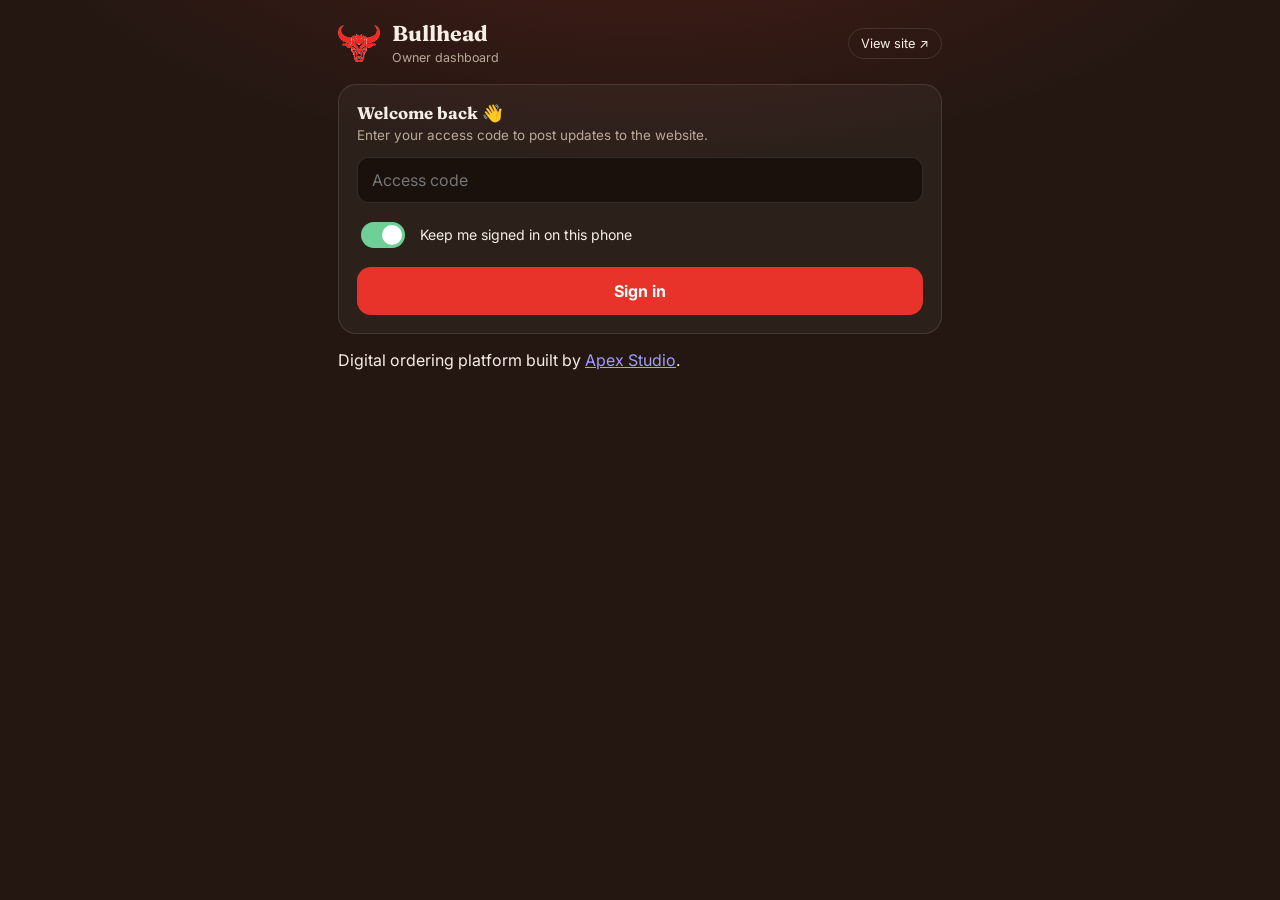
<file: bullhead-site/admin.html>
<!DOCTYPE html>
<html lang="en">
<head>
<meta charset="UTF-8">
<meta name="viewport" content="width=device-width, initial-scale=1.0">
<meta name="robots" content="noindex, nofollow">
<meta name="theme-color" content="#241712">
<title>Bullhead — Owner Dashboard</title>
<link rel="icon" type="image/png" href="assets/img/logo-mark.png">
<link rel="preconnect" href="https://fonts.googleapis.com">
<link rel="preconnect" href="https://fonts.gstatic.com" crossorigin>
<link href="https://fonts.googleapis.com/css2?family=Fraunces:opsz,wght@9..144,600;9..144,700&family=Inter:wght@400;500;600;700&display=swap" rel="stylesheet">
<style>
  :root { color-scheme: dark; --cream:#F7EFE6; --ink:#241712; --ink-2:#2f1f18; --line:rgba(247,239,230,.12); --mute:#b9a99a; --red:#E8332B; --cognac:#C77E3F; --green:#6FCF97; }
  * { box-sizing: border-box; }
  body { margin:0; font-family:'Inter',system-ui,sans-serif; background:var(--ink) radial-gradient(900px 400px at 50% -120px, rgba(232,51,43,.18), transparent 70%) no-repeat; color:var(--cream); -webkit-font-smoothing:antialiased; }
  .wrap { max-width:640px; margin:0 auto; padding:0 18px 120px; }
  header { display:flex; align-items:center; gap:12px; padding:22px 0 18px; }
  header img { width:42px; height:auto; }
  header h1 { font-family:'Fraunces',serif; font-size:1.35rem; margin:0; line-height:1.1; }
  header small { color:var(--mute); font-size:.78rem; }
  header a { margin-left:auto; color:var(--cream); font-size:.8rem; text-decoration:none; border:1px solid var(--line); padding:7px 12px; border-radius:999px; }
  header .bell { flex:none; width:34px; height:34px; padding:0; font-size:1rem; line-height:1; color:var(--cream); background:transparent; border:1px solid var(--line); border-radius:999px; }
  header .bell.on { background:var(--red); border-color:var(--red); }
  header .bell:disabled { opacity:.5; }
  .card { background:rgba(255,255,255,.04); border:1px solid var(--line); border-radius:18px; padding:18px; margin-bottom:16px; }
  h2 { font-family:'Fraunces',serif; font-size:1.05rem; margin:0 0 4px; }
  .sub { color:var(--mute); font-size:.84rem; margin:0 0 14px; }
  label.l { display:block; font-size:.78rem; font-weight:600; color:#cdbfb2; margin:16px 0 6px; letter-spacing:.02em; }
  input[type=password], input[type=text], textarea { width:100%; padding:12px 14px; font:inherit; font-size:1rem; color:var(--cream); background:#1a110d; border:1px solid var(--line); border-radius:12px; }
  textarea { resize:vertical; min-height:74px; }
  input:focus, textarea:focus, button:focus-visible { outline:2px solid var(--red); outline-offset:1px; }
  .row { display:flex; gap:8px; flex-wrap:wrap; }
  button { font:inherit; cursor:pointer; }
  .chip { padding:8px 13px; font-size:.84rem; font-weight:500; color:var(--cream); background:transparent; border:1px solid var(--line); border-radius:999px; }
  .chip:hover { border-color:rgba(247,239,230,.35); }
  .chip.on { background:var(--red); border-color:var(--red); font-weight:600; }
  .btn { width:100%; padding:14px; font-size:1rem; font-weight:700; color:#fff; background:var(--red); border:0; border-radius:14px; }
  .btn:disabled { opacity:.5; cursor:not-allowed; }
  .link { background:none; border:0; color:var(--cognac); font-size:.8rem; font-weight:600; padding:0; }
  .meta { display:flex; justify-content:space-between; align-items:center; margin-top:6px; font-size:.75rem; color:var(--mute); }
  .stats { display:grid; grid-template-columns:repeat(3,1fr); gap:10px; margin-bottom:16px; }
  .stat { background:rgba(255,255,255,.04); border:1px solid var(--line); border-radius:16px; padding:14px 8px; text-align:center; }
  .stat b { display:block; font-family:'Fraunces',serif; font-size:1.7rem; line-height:1; }
  .stat span { display:block; margin-top:6px; font-size:.7rem; color:var(--mute); }
  .stat.hot b { color:var(--green); }
  .switch { display:flex; align-items:center; gap:12px; margin-top:16px; font-size:.88rem; cursor:pointer; }
  .switch input { appearance:none; width:44px; height:26px; border-radius:99px; background:#4a3a2e; position:relative; flex-shrink:0; transition:.2s; }
  .switch input::after { content:''; position:absolute; top:3px; left:3px; width:20px; height:20px; border-radius:50%; background:#fff; transition:.2s; }
  .switch input:checked { background:var(--green); }
  .switch input:checked::after { left:21px; }
  .switch small { display:block; color:var(--mute); font-size:.75rem; }
  /* preview mirrors the real strip */
  .pv { --a:#b45309; --b:#e08a1a; border-radius:12px; padding:10px 12px; display:flex; align-items:center; gap:10px; background:linear-gradient(90deg,var(--a),var(--b)); font-size:.85rem; font-weight:600; overflow:hidden; }
  .pv .pill { flex-shrink:0; font-size:.62rem; font-weight:800; letter-spacing:.08em; text-transform:uppercase; background:rgba(0,0,0,.28); padding:3px 9px; border-radius:99px; }
  .pv .t { flex:1; min-width:0; white-space:nowrap; overflow:hidden; text-overflow:ellipsis; }
  .pv .c { flex-shrink:0; background:#fff; color:#14532d; font-size:.72rem; font-weight:800; padding:4px 11px; border-radius:99px; }
  .seg { display:inline-flex; border:1px solid var(--line); border-radius:99px; overflow:hidden; }
  .seg button { background:none; border:0; color:var(--mute); padding:4px 12px; font-size:.75rem; font-weight:700; }
  .seg button.on { background:var(--cream); color:var(--ink); }
  .item { display:flex; gap:12px; padding:14px 0; border-top:1px solid var(--line); }
  .item:first-of-type { border-top:0; padding-top:4px; }
  .item .dot { width:10px; height:10px; border-radius:50%; margin-top:6px; flex-shrink:0; }
  .item .body { flex:1; min-width:0; }
  .item p { margin:0 0 4px; font-size:.95rem; line-height:1.4; }
  .item small { color:var(--mute); font-size:.75rem; }
  .item .acts { display:flex; flex-direction:column; gap:6px; }
  .mini { padding:6px 12px; font-size:.75rem; font-weight:600; color:var(--cream); background:transparent; border:1px solid var(--line); border-radius:99px; }
  .mini.wa { background:#25D366; border-color:#25D366; color:#06210f; }
  .empty { color:var(--mute); font-size:.88rem; padding:6px 0; }
  .signed { display:flex; align-items:center; gap:8px; font-size:.8rem; color:var(--mute); margin-bottom:14px; }
  .signed i { width:8px; height:8px; border-radius:50%; background:var(--green); }
  .signed .link { margin-left:auto; }
  .bar { position:fixed; left:0; right:0; bottom:0; padding:12px 18px calc(12px + env(safe-area-inset-bottom)); background:linear-gradient(transparent, var(--ink) 40%); }
  .bar > div { max-width:640px; margin:0 auto; }
  #toast { position:fixed; left:50%; bottom:88px; transform:translate(-50%,20px); opacity:0; pointer-events:none; background:var(--cream); color:var(--ink); font-weight:600; font-size:.88rem; padding:11px 18px; border-radius:99px; box-shadow:0 10px 30px rgba(0,0,0,.5); transition:.3s; max-width:90%; text-align:center; }
  #toast.show { opacity:1; transform:translate(-50%,0); }
  #toast.err { background:#ffdad6; color:#7a1810; }
  [hidden] { display:none !important; }

  .tabs { display:flex; gap:6px; margin-bottom:16px; overflow-x:auto; padding-bottom:2px; position:sticky; top:0; z-index:5; background:var(--ink); padding-top:6px; }
  .tabs button { flex:1; white-space:nowrap; padding:10px 12px; font-size:.85rem; font-weight:600; color:var(--mute); background:transparent; border:1px solid var(--line); border-radius:12px; }
  .tabs button.on { color:var(--cream); background:var(--red); border-color:var(--red); }
  .tabs .n { display:inline-block; min-width:18px; margin-left:6px; padding:0 5px; border-radius:99px; background:#fff; color:var(--red); font-size:.7rem; }
  .order { border:1px solid var(--line); border-radius:14px; padding:14px; margin-bottom:12px; background:rgba(255,255,255,.03); }
  .order.new { border-color:var(--red); box-shadow:0 0 0 1px var(--red) inset; }
  .order .top { display:flex; justify-content:space-between; gap:10px; align-items:flex-start; }
  .order .who { font-weight:700; }
  .order .tag { display:inline-block; font-size:.68rem; font-weight:800; letter-spacing:.06em; text-transform:uppercase; padding:3px 9px; border-radius:99px; background:#3a2a20; margin-right:6px; }
  .order .tag.way { background:var(--green); color:#06210f; }
  .order ul { margin:10px 0; padding-left:18px; font-size:.92rem; }
  .order .note { font-size:.85rem; color:#e8c9a0; margin:6px 0; }
  .order .foot { display:flex; justify-content:space-between; align-items:center; gap:10px; margin-top:10px; }
  .order .foot b { font-family:'Fraunces',serif; }
  .order .go { padding:9px 16px; font-weight:700; font-size:.85rem; color:#fff; background:var(--red); border:0; border-radius:99px; }
  .order .go.ready { background:var(--green); color:#06210f; }
  .order.unconfirmed { border-color:#e0a02a; box-shadow:0 0 0 1px #e0a02a inset; }
  .order.unconfirmed .go { background:#e0a02a; color:#241712; }
  .order.cancelled { opacity:.55; }
  .order .tag.code { background:#241712; border:1px solid var(--line); letter-spacing:.1em; }
  .order .tag.unc { background:#e0a02a; color:#241712; }
  .order .stale { color:#e0a02a; font-size:.8rem; font-weight:600; margin-top:6px; }
  .order .reach { display:flex; flex-wrap:wrap; gap:8px; margin:10px 0 0; }
  .order .reach a { text-decoration:none; }
  .mrow { display:grid; grid-template-columns:1fr 92px 128px; gap:8px; align-items:center; padding:9px 0; border-top:1px solid var(--line); }
  .mrow:first-of-type { border-top:0; }
  .mrow .nm { font-size:.9rem; line-height:1.3; }
  .mrow .nm.sold { opacity:.55; text-decoration:line-through; }
  .mrow input, .mrow select { padding:8px 9px; font:inherit; font-size:.85rem; color:var(--cream); background:#1a110d; border:1px solid var(--line); border-radius:9px; width:100%; }
  .star { background:none; border:0; font-size:1.05rem; padding:0 6px 0 0; color:var(--mute); }
  .star.on { color:#F2A33A; }
  .mcat { font-family:'Fraunces',serif; font-size:.95rem; margin:18px 0 2px; color:var(--cognac); }
  .bar-row { margin:10px 0; font-size:.86rem; }
  .bar-row .t { display:flex; justify-content:space-between; margin-bottom:4px; }
  .bar-row .b { height:8px; border-radius:99px; background:#3a2a20; overflow:hidden; }
  .bar-row .b i { display:block; height:100%; background:linear-gradient(90deg,var(--red),var(--cognac)); border-radius:99px; }
  @media (max-width:480px) { .mrow { grid-template-columns:1fr 78px 112px; } }
  .modal { position:fixed; inset:0; z-index:50; background:rgba(0,0,0,.65); display:flex; align-items:flex-end; justify-content:center; }
  .sheet { width:100%; max-width:640px; max-height:85vh; overflow:auto; background:#2a1b14; border:1px solid var(--line); border-radius:20px 20px 0 0; padding:20px 18px calc(18px + env(safe-area-inset-bottom)); }
  .chg { padding:11px 0; border-top:1px solid var(--line); font-size:.9rem; }
  .chg:first-of-type { border-top:0; }
  .chg b { display:block; margin-bottom:3px; }
  .chg .a { color:var(--mute); text-decoration:line-through; }
  .chg .z { color:var(--green); font-weight:600; }
  .btn.ghost { background:#3a2a20; }
  .dirty-pill { display:inline-block; margin-left:8px; padding:2px 10px; border-radius:99px; background:#F2A33A; color:#2a1200; font-size:.72rem; font-weight:800; vertical-align:middle; }
</style>
</head>
<body>
<div class="wrap">
  <header>
    <img src="assets/img/logo-mark.png" alt="Bullhead">
    <div><h1>Bullhead</h1><small>Owner dashboard</small></div>
    <a href="/" target="_blank" rel="noopener">View site ↗</a>
    <button class="bell" id="alertsBtn" type="button" hidden title="Order alerts" aria-label="Order alerts">🔕</button>
  </header>

  <!-- Sign in -->
  <section class="card" id="gate">
    <h2>Welcome back 👋</h2>
    <p class="sub">Enter your access code to post updates to the website.</p>
    <input id="token" type="password" placeholder="Access code" autocomplete="current-password">
    <label class="switch"><input type="checkbox" id="remember" checked><span>Keep me signed in on this phone</span></label>
    <button class="btn" id="loginBtn" style="margin-top:16px">Sign in</button>
  </section>

  <!-- Dashboard -->
  <main id="app" hidden>
    <div class="signed"><i></i> Signed in <button class="link" id="logout">Sign out</button></div>

    <nav class="tabs" id="tabs">
      <button type="button" data-t="orders">🚗 Orders<span class="n" id="newN" hidden>0</span></button>
      <button type="button" data-t="updates">📢 Updates</button>
      <button type="button" data-t="menu">🍽 Menu</button>
      <button type="button" data-t="insights">📈 Insights</button>
    </nav>

    <div data-tab="orders">
      <section class="card">
        <h2>Incoming orders</h2>
        <p class="sub">Orders customers send through the website show up here live — including drivers who are on their way.</p>
        <div id="ordActive"><p class="empty">Loading…</p></div>
      </section>
      <section class="card">
        <h2>Done</h2>
        <div id="ordDone"></div>
      </section>
    </div>

    <div data-tab="menu" hidden>
      <section class="card">
        <h2>Menu board</h2>
        <p class="sub">Make your changes, then tap <b>Review &amp; save</b> at the bottom. Nothing goes live until you save. Tap ★ to make an item today's special.</p>
        <p class="sub" style="margin-top:6px"><b>This dashboard changes Branch 2 only.</b> To change <b>All sites</b>, the <b>Main site</b> or the other branch, use the <a href="https://bullheadhotels.co.ke/admin" target="_blank" rel="noopener">main dashboard</a>.</p>
        <div style="display:flex;gap:8px"><input type="text" id="mSearch" placeholder="Search the menu…"><button class="btn" id="addItemBtn" type="button" style="width:auto;padding:0 18px;white-space:nowrap;font-size:.9rem">＋ Add item</button></div>
        <div id="mList" style="margin-top:6px"></div>
      </section>
    </div>

    <div data-tab="insights" hidden>
      <div class="stats">
        <div class="stat"><b id="iOrders">0</b><span>orders · 7 days</span></div>
        <div class="stat hot"><b id="iSales">0</b><span>KES from completed orders</span></div>
        <div class="stat"><b id="iWay">0</b><span>"on my way"</span></div>
      </div>
      <section class="card">
        <h2>Most ordered this week</h2>
        <div id="iTop"><p class="empty">No orders yet.</p></div>
      </section>
      <section class="card">
        <h2>Busiest time</h2>
        <div id="iHours"><p class="empty">No orders yet.</p></div>
        <p class="sub" style="margin:12px 0 0">Based on orders sent through the website (Nairobi time).</p>
      </section>
    </div>

    <div data-tab="updates" hidden>
    <div class="stats">
      <div class="stat"><b id="sLive">0</b><span>live now</span></div>
      <div class="stat hot"><b id="sTaps7">0</b><span>WhatsApp taps · 7 days</span></div>
      <div class="stat"><b id="sTapsAll">0</b><span>taps · all time</span></div>
    </div>

    <section class="card">
      <h2>New update</h2>
      <p class="sub">Appears on every page of the site within about 30 seconds.</p>
      <p class="sub" style="margin-top:6px"><b>This dashboard changes Branch 2 only.</b> To change <b>All sites</b>, the <b>Main site</b> or the other branch, use the <a href="https://bullheadhotels.co.ke/admin" target="_blank" rel="noopener">main dashboard</a>.</p>

      <label class="l">1 · Start from a template <span style="font-weight:400;color:var(--mute)">(optional)</span></label>
      <div class="row" id="tpls"></div>

      <label class="l" for="text">2 · Your message</label>
      <textarea id="text" maxlength="140" placeholder="e.g. Fresh chicken in today"></textarea>
      <div class="meta"><span>Short and clear works best</span><span id="charCount">0 / 140</span></div>

      <label class="l" for="textSw">Swahili version <span style="font-weight:400;color:var(--mute)">· shown when a visitor taps SW</span></label>
      <textarea id="textSw" maxlength="140" placeholder="Toleo la Kiswahili…"></textarea>
      <div class="meta"><button class="link" id="trBtn" type="button">🌍 Draft it for me</button><span id="charSw">0 / 140</span></div>

      <label class="l">3 · Type</label>
      <div class="row" id="types"></div>

      <label class="l">4 · Stay live for</label>
      <div class="row" id="durs"></div>

      <label class="switch"><input type="checkbox" id="cta" checked><span>"Order on WhatsApp" button<small>Turns readers into orders — recommended</small></span></label>

      <label class="l" style="display:flex;justify-content:space-between;align-items:center">Preview
        <span class="seg" id="pvLang"><button type="button" data-l="en" class="on">EN</button><button type="button" data-l="sw">SW</button></span></label>
      <div class="pv" id="pv"><span class="pill" id="pvPill">Special</span><span class="t" id="pvText">Your message appears here…</span><span class="c" id="pvCta">Order on WhatsApp</span></div>
    </section>

    <section class="card">
      <h2>Live now</h2>
      <div id="list"><p class="empty">Loading…</p></div>
    </section>

    <section class="card">
      <h2>Past updates</h2>
      <p class="sub">Tap Repost to bring one back in a couple of taps.</p>
      <div id="past"></div>
    </section>
    </div>
  </main>
  <p class="credit">Digital ordering platform built by <a href="https://wa.me/254789077483?text=Hi%20Apex%20Studio%2C%20I%27m%20using%20the%20Bullhead%20dashboard%20and%20need%20help." target="_blank" rel="noopener">Apex Studio</a>.</p>
</div>

<div class="bar" id="menuBar" hidden><div style="display:flex;gap:10px"><button class="btn ghost" id="mDiscard" type="button" style="flex:1">Discard</button><button class="btn" id="mReview" type="button" style="flex:2">Review &amp; save</button></div></div>
<div class="modal" id="addModal" hidden><div class="sheet"><h2>Add a menu item</h2><p class="sub">It appears on the public menu after you review and save.</p>
  <label class="l" for="aName">Item name</label><input type="text" id="aName" maxlength="60" placeholder="e.g. Pilau special">
  <label class="l" for="aCat">Category</label><select id="aCat" style="width:100%;padding:12px 14px;font:inherit;color:var(--cream);background:#1a110d;border:1px solid var(--line);border-radius:12px"></select>
  <input type="text" id="aNewCat" maxlength="40" placeholder="New category name" style="margin-top:8px" hidden>
  <label class="l" for="aPrice">Price in KES <span style="font-weight:400;color:var(--mute)">(optional — empty shows "Ask staff")</span></label><input type="text" id="aPrice" inputmode="numeric" placeholder="e.g. 250">
  <label class="l">Sold</label><div class="row" id="aUnit"></div>
  <div style="display:flex;gap:10px;margin-top:18px"><button class="btn ghost" id="aCancel" type="button" style="flex:1">Cancel</button><button class="btn" id="aOk" type="button" style="flex:2">Add to menu</button></div></div></div>
<div class="modal" id="modal" hidden><div class="sheet"><h2>Review your changes</h2><p class="sub" id="mSub"></p><div id="mDiff"></div><div style="display:flex;gap:10px;margin-top:16px"><button class="btn ghost" id="mBack" type="button" style="flex:1">Keep editing</button><button class="btn" id="mSave" type="button" style="flex:2">Save &amp; publish</button></div></div></div>
<div class="bar" id="postBar" hidden><div><button class="btn" id="postBtn" type="button">Post to website</button></div></div>
<div id="toast" role="status"></div>

<script src="js/menu-data.js"></script>
<script src="js/order-utils.js"></script>
<script>
(function () {
  var $ = function (id) { return document.getElementById(id); };
  var KEY = 'bullheadAdminToken';
  var TEMPLATES = [
    ['🐟 Fresh in', 'Fresh chicken in today — come get it while it lasts', 'stock', 'Kuku wabichi wamefika leo — njoo uchukue kabla hawajaisha'],
    ['🔥 Special', "Today's special: ", 'special', 'Maalum ya leo: '],
    ['🕒 Late hours', 'Open all night — hot food ready anytime', 'notice', 'Tuko wazi usiku kucha — chakula moto wakati wowote'],
    ['🎉 Holiday', 'Happy holiday to all our esteemed customers — we are open 24 hours', 'notice', 'Heri ya sikukuu kwa wateja wetu wapendwa — tuko wazi masaa 24'],
    ['⚠️ Sold out', 'Sold out for now: ', 'closing', 'Vimeisha kwa sasa: ']
  ];
  var TYPES = { special: ['🔥 Special', "Today's special", 'Maalum ya leo', '#b45309', '#e08a1a'], stock: ['🐟 Fresh stock', 'Fresh in', 'Mpya sasa', '#15803d', '#2fae63'], notice: ['📢 Notice', 'Update', 'Taarifa', '#1d4ed8', '#4f86f7'], closing: ['⚠️ Heads up', 'Heads up', 'Tahadhari', '#991b1b', '#e0392f'] };
  var DURS = [['4 hours', 4], ['12 hours', 12], ['24 hours', 24], ['3 days', 72], ['Until I remove it', '']];
  var type = 'special', dur = 24, pvLang = 'en', token = '';

  function toast(msg, err) { var t = $('toast'); t.textContent = msg; t.className = 'show' + (err ? ' err' : ''); clearTimeout(toast.h); toast.h = setTimeout(function () { t.className = ''; }, err ? 8000 : 3200); }
  function auth() { return 'Bearer ' + token; }
  function when(iso) { try { return new Date(iso).toLocaleString([], { month: 'short', day: 'numeric', hour: 'numeric', minute: '2-digit' }); } catch (e) { return ''; } }
  function mk(tag, cls, txt) { var e = document.createElement(tag); if (cls) e.className = cls; if (txt != null) e.textContent = txt; return e; }

  function chipGroup(el, items, isOn, pick) {
    el.innerHTML = '';
    items.forEach(function (it) {
      var b = mk('button', 'chip' + (isOn(it) ? ' on' : ''), it.label); b.type = 'button';
      b.onclick = function () { pick(it); chipGroup(el, items, isOn, pick); }; el.appendChild(b);
    });
  }
  function drawTypes() { chipGroup($('types'), Object.keys(TYPES).map(function (k) { return { k: k, label: TYPES[k][0] }; }), function (i) { return i.k === type; }, function (i) { type = i.k; refresh(); }); }
  function drawDurs() { chipGroup($('durs'), DURS.map(function (d) { return { v: d[1], label: d[0] }; }), function (i) { return i.v === dur; }, function (i) { dur = i.v; }); }
  chipGroup($('tpls'), TEMPLATES.map(function (t) { return { t: t, label: t[0] }; }), function () { return false; }, function (i) {
    $('text').value = i.t[1]; $('textSw').value = i.t[3]; type = i.t[2]; refresh(); $('text').focus();
    $('tpls').querySelectorAll('.chip').forEach(function (c) { c.classList.remove('on'); });
  });

  function refresh() {
    var en = $('text').value, sw = $('textSw').value, T = TYPES[type];
    $('charCount').textContent = en.length + ' / 140'; $('charSw').textContent = sw.length + ' / 140';
    var say = (pvLang === 'sw' && sw.trim()) ? sw : en;
    $('pvText').textContent = say.trim() || 'Your message appears here…';
    $('pvPill').textContent = pvLang === 'sw' ? T[2] : T[1];
    $('pv').style.setProperty('--a', T[3]); $('pv').style.setProperty('--b', T[4]);
    $('pvCta').style.display = $('cta').checked ? '' : 'none';
    $('pvCta').textContent = pvLang === 'sw' ? 'Agiza kwa WhatsApp' : 'Order on WhatsApp';
    drawTypes();
  }
  $('text').addEventListener('input', refresh); $('textSw').addEventListener('input', refresh); $('cta').addEventListener('change', refresh);
  $('pvLang').addEventListener('click', function (e) { var l = e.target.dataset.l; if (!l) return; pvLang = l; Array.prototype.forEach.call($('pvLang').children, function (b) { b.classList.toggle('on', b.dataset.l === l); }); refresh(); });

  function row(u, live) {
    var T = TYPES[u.type] || TYPES.notice, r = mk('div', 'item');
    var d = mk('span', 'dot'); d.style.background = T[4]; r.appendChild(d);
    var b = mk('div', 'body'); b.appendChild(mk('p', '', u.text));
    if (u.textSw) b.appendChild(mk('p', '', u.textSw)).style.opacity = .65;
    b.appendChild(mk('small', '', (live ? '● Live · ' : 'Ended · ') + 'posted ' + when(u.postedAt) + ' · ' + (u.taps || 0) + ' WhatsApp tap' + (u.taps === 1 ? '' : 's')));
    r.appendChild(b);
    var a = mk('div', 'acts');
    function act(label, cls, fn) { var x = mk('button', 'mini ' + cls, label); x.type = 'button'; x.onclick = fn; a.appendChild(x); }
    act('Repost', '', function () { $('text').value = u.text; $('textSw').value = u.textSw || ''; type = u.type || 'notice'; $('cta').checked = u.cta !== false; refresh(); window.scrollTo({ top: 0, behavior: 'smooth' }); toast('Loaded — tweak it and post'); });
    act('Share', 'wa', function () { window.open('https://wa.me/?text=' + encodeURIComponent(u.text + '\n— Bullhead, Emali · branch2.bullheadhotels.co.ke'), '_blank'); });
    if (live) act('Remove', '', function () { if (confirm('Take this update off the website?')) remove(u.id); });
    r.appendChild(a); return r;
  }
  // Staff codes can't open Updates/Menu/Insights, so if the owner check fails we try the code
  // against Orders. If that works, show the Orders tab only.
  function enterStaff() {
    return fetch('/api/orders', { headers: { Authorization: auth() } }).then(function (r) {
      if (!r.ok) throw new Error('auth');
      $('tabs').style.display = 'none'; $('postBar').hidden = true; $('alertsBtn').hidden = true;
      $('gate').hidden = true; $('app').hidden = false; showTab('orders'); startOrders();
    });
  }
  function load(first) {
    return fetch('/api/updates?all=1', { headers: { Authorization: auth() } })
      .then(function (r) { if (r.status === 401) return { staff: true }; if (!r.ok) throw new Error('net'); return r.json(); })
      .then(function (d) {
        if (d.staff) return enterStaff();
        var all = d.updates || [], now = Date.now(), wk = now - 7 * 864e5, live = [], past = [], t7 = 0, tAll = 0;
        all.forEach(function (u) { var lv = !u.expiresAt || new Date(u.expiresAt).getTime() > now; (lv ? live : past).push(u); tAll += u.taps || 0; if (new Date(u.postedAt).getTime() > wk) t7 += u.taps || 0; });
        $('sLive').textContent = live.length; $('sTaps7').textContent = t7; $('sTapsAll').textContent = tAll;
        $('list').innerHTML = ''; if (!live.length) $('list').appendChild(mk('p', 'empty', 'Nothing live right now. Post one above 👆')); live.forEach(function (u) { $('list').appendChild(row(u, true)); });
        $('past').innerHTML = ''; if (!past.length) $('past').appendChild(mk('p', 'empty', 'Your past updates will show up here.')); past.forEach(function (u) { $('past').appendChild(row(u, false)); });
        $('gate').hidden = true; $('app').hidden = false; showTab(curTab); startOrders(); checkAlerts();
      });
  }

  function signIn() {
    token = $('token').value.trim(); if (!token) return toast('Enter your access code', true);
    $('loginBtn').disabled = true;
    load().then(function () {
      if ($('remember').checked) localStorage.setItem(KEY, token); else { localStorage.removeItem(KEY); sessionStorage.setItem(KEY, token); }
    }).catch(function (e) { toast(e.message === 'auth' ? 'That access code is not right' : 'Could not connect — try again', true); })
      .finally(function () { $('loginBtn').disabled = false; });
  }
  $('loginBtn').onclick = signIn; $('token').addEventListener('keydown', function (e) { if (e.key === 'Enter') signIn(); });
  $('logout').onclick = function () { localStorage.removeItem(KEY); sessionStorage.removeItem(KEY); token = ''; $('token').value = ''; $('app').hidden = true; $('postBar').hidden = true; $('gate').hidden = false; $('alertsBtn').hidden = true; clearInterval(ordTimer); ordTimer = null; seen = null; $('menuBar').hidden = true; menuLoaded = false; };

  function remove(id) {
    fetch('/api/updates?id=' + encodeURIComponent(id), { method: 'DELETE', headers: { Authorization: auth() } })
      .then(function (r) { if (!r.ok) throw new Error(); toast('Removed from the website'); load(); })
      .catch(function () { toast('Could not remove — try again', true); });
  }

  $('trBtn').onclick = function () {
    if (!$('text').value.trim()) return toast('Write the English message first', true);
    $('trBtn').textContent = 'Translating…';
    fetch('/api/updates?translate=1', { method: 'POST', headers: { 'Content-Type': 'application/json', Authorization: auth() }, body: JSON.stringify({ text: $('text').value.trim() }) })
      .then(function (r) { return r.json().then(function (d) { if (!r.ok) throw new Error(d.error || 'Failed'); return d; }); })
      .then(function (d) { $('textSw').value = d.text; refresh(); toast('Draft ready — please read it over'); })
      .catch(function (e) { toast(e.message + ' — type the Swahili yourself', true); })
      .finally(function () { $('trBtn').textContent = '🌍 Draft it for me'; });
  };

  $('postBtn').onclick = function () {
    var text = $('text').value.trim(); if (!text) { toast('Write a message first', true); $('text').focus(); return; }
    $('postBtn').disabled = true; $('postBtn').textContent = 'Posting…';
    fetch('/api/updates', { method: 'POST', headers: { 'Content-Type': 'application/json', Authorization: auth() },
      body: JSON.stringify({ text: text, textSw: $('textSw').value.trim(), type: type, cta: $('cta').checked, expiresInHours: dur || undefined }) })
      .then(function (r) { if (!r.ok) throw new Error(r.status === 401 ? 'Wrong access code' : 'Could not post'); return r.json(); })
      .then(function () { $('text').value = ''; $('textSw').value = ''; refresh(); toast('Live on your website ✓'); load(); })
      .catch(function (e) { toast(e.message, true); })
      .finally(function () { $('postBtn').disabled = false; $('postBtn').textContent = 'Post to website'; });
  };


  // ---------- Tabs ----------
  var curTab = 'orders';
  function showTab(t) {
    curTab = t;
    document.querySelectorAll('[data-tab]').forEach(function (s) { s.hidden = s.dataset.tab !== t; });
    document.querySelectorAll('#tabs button').forEach(function (b) { b.classList.toggle('on', b.dataset.t === t); });
    if (t === 'menu') loadMenu();
    if (typeof updateBars === 'function') updateBars(); else $('postBar').hidden = t !== 'updates' || $('app').hidden;
    window.scrollTo(0, 0);
  }
  $('tabs').addEventListener('click', function (e) { var t = e.target.closest('button'); if (t) showTab(t.dataset.t); });

  // ---------- Orders ----------
  var orders = [], seen = null, ordTimer = null;
  var TYPE_LBL = { 'dine-in': 'Dine in', delivery: 'Delivery', 'drive-through': 'Drive-through', reserve: 'Reservation', 'on-the-way': 'On my way' };
  function beep() { try { var a = new (window.AudioContext || window.webkitAudioContext)(), o = a.createOscillator(), g = a.createGain(); o.connect(g); g.connect(a.destination); o.frequency.value = 880; g.gain.value = .15; o.start(); o.stop(a.currentTime + .18); setTimeout(function () { var o2 = a.createOscillator(); o2.connect(g); o2.frequency.value = 1175; o2.start(); o2.stop(a.currentTime + .22); }, 220); } catch (e) {} }
  function ago(iso) { var m = Math.round((Date.now() - new Date(iso)) / 60000); return m < 1 ? 'just now' : m < 60 ? m + ' min ago' : Math.round(m / 60) + ' h ago'; }
  function etaText(o) {
    if (!o.etaAt) return ''; var m = Math.round((new Date(o.etaAt) - Date.now()) / 60000);
    return m > 1 ? '🚗 arrives in ~' + m + ' min' : '🚗 should be here now';
  }
  var STATUS_LBL = { unconfirmed: 'Unconfirmed', cancelled: 'Cancelled' };
  function ordCard(o) {
    var code = orderCode(o.id), unc = o.status === 'unconfirmed';
    var c = mk('div', 'order ' + o.status), top = mk('div', 'top'), l = mk('div');
    var tg = mk('span', 'tag' + (o.type === 'on-the-way' ? ' way' : ''), TYPE_LBL[o.type] || 'Order'); l.appendChild(tg);
    if (code) l.appendChild(mk('span', 'tag code', '#' + code));
    if (STATUS_LBL[o.status] && o.status !== 'cancelled') l.appendChild(mk('span', 'tag unc', STATUS_LBL[o.status]));
    if (o.status === 'cancelled') l.appendChild(mk('span', 'tag', 'Cancelled'));
    l.appendChild(mk('span', 'who', o.name || 'Customer'));
    var sm = mk('div', '', ''); sm.style.cssText = 'font-size:.78rem;color:var(--mute);margin-top:4px';
    sm.textContent = ago(o.ts) + (o.table ? ' · Table ' + o.table : '') + (o.partySize ? ' · ' + o.partySize + ' people' : '') + (o.arriving ? ' · at ' + o.arriving : '') + (o.address ? ' · ' + o.address : '');
    l.appendChild(sm); top.appendChild(l);
    if (o.etaAt) { var e = mk('b', '', etaText(o)); e.style.cssText = 'color:var(--green);font-size:.85rem;text-align:right'; top.appendChild(e); }
    c.appendChild(top);
    if (unc && (Date.now() - new Date(o.ts)) > 30 * 60000) c.appendChild(mk('div', 'stale', '⏳ No confirmation yet. Check WhatsApp for #' + code + ', or call them. Cancel it if it’s a ghost order.'));
    var ul = mk('ul'); o.items.forEach(function (i) { ul.appendChild(mk('li', '', (i.unit === 'kg' ? i.qty + ' kg ' : i.qty + '× ') + i.name)); });
    if (o.items.length) c.appendChild(ul);
    if (o.notes) c.appendChild(mk('div', 'note', '“' + o.notes + '”'));
    // Reach the customer in one tap (the number was checked by the server, but check again before it goes into a link).
    var reach = mk('div', 'reach'), ph = /^\d{9,15}$/.test(o.phone || '') ? o.phone : '';
    function link(label, href, cls) { var a = mk('a', 'mini ' + (cls || ''), label); a.href = href; if (href.indexOf('http') === 0) { a.target = '_blank'; a.rel = 'noopener'; } reach.appendChild(a); }
    if (ph) {
      link('📞 Call ' + ph.replace(/^254/, '0'), 'tel:+' + ph);
      var hi = 'Hi' + (o.name ? ' ' + o.name : '') + ', this is Bullhead confirming your order #' + code + '. ';
      link('💬 WhatsApp', 'https://wa.me/' + ph + '?text=' + encodeURIComponent(hi), 'wa');
    }
    if (/^https:\/\/maps\.google\.com\/\?q=-?[\d.]+,-?[\d.]+$/.test(o.pin || '')) link('📍 Delivery pin', o.pin);
    if (reach.childNodes.length) c.appendChild(reach);
    var f = mk('div', 'foot'); f.appendChild(mk('b', '', o.total ? 'KES ' + o.total.toLocaleString('en-KE') : ''));
    var nx = { unconfirmed: ['Confirm order', 'new'], new: ['Start preparing', 'preparing'], preparing: ['Mark ready', 'ready'], ready: ['Done ✓', 'done'] }[o.status];
    var acts = mk('div'); acts.style.cssText = 'display:flex;gap:8px;align-items:center';
    if (unc || o.status === 'new') { var x = mk('button', 'mini', 'Cancel'); x.type = 'button'; x.onclick = function () { if (confirm('Cancel order #' + code + '?')) setStatus(o.id, 'cancelled'); }; acts.appendChild(x); }
    if (nx) { var b = mk('button', 'go ' + (o.status === 'preparing' ? 'ready' : ''), nx[0]); b.type = 'button'; b.onclick = function () { setStatus(o.id, nx[1]); }; acts.appendChild(b); }
    else { var d = mk('button', 'mini', 'Remove'); d.type = 'button'; d.onclick = function () { fetch('/api/orders?id=' + o.id, { method: 'DELETE', headers: { Authorization: auth() } }).then(loadOrders); }; acts.appendChild(d); }
    f.appendChild(acts);
    c.appendChild(f); return c;
  }
  function setStatus(id, s) { fetch('/api/orders?id=' + id + '&status=' + s, { method: 'PATCH', headers: { Authorization: auth() } }).then(function (r) { if (!r.ok) throw 0; return loadOrders(); }).catch(function () { toast('Could not update — try again', true); }); }
  function loadOrders() {
    return fetch('/api/orders', { headers: { Authorization: auth() } }).then(function (r) { if (!r.ok) throw 0; return r.json(); }).then(function (d) {
      orders = d.orders || [];
      var fresh = orders.filter(function (o) { return o.status === 'new' || o.status === 'unconfirmed'; });
      if (seen) { var add = fresh.filter(function (o) { return !seen[o.id]; }); if (add.length) { beep(); if (navigator.vibrate) navigator.vibrate([200, 100, 200]); toast('🔔 New order' + (add[0].name ? ' from ' + add[0].name : '') + '!'); } }
      seen = {}; orders.forEach(function (o) { seen[o.id] = 1; });
      $('newN').hidden = !fresh.length; $('newN').textContent = fresh.length; document.title = (fresh.length ? '(' + fresh.length + ') ' : '') + 'Bullhead — Owner Dashboard';
      var act = orders.filter(function (o) { return o.status !== 'done' && o.status !== 'cancelled'; }).reverse(), done = orders.filter(function (o) { return o.status === 'done' || o.status === 'cancelled'; }).slice(0, 8);
      $('ordActive').innerHTML = ''; if (!act.length) $('ordActive').appendChild(mk('p', 'empty', 'No orders waiting. You’ll hear a chime when one arrives 🔔')); act.forEach(function (o) { $('ordActive').appendChild(ordCard(o)); });
      $('ordDone').innerHTML = ''; if (!done.length) $('ordDone').appendChild(mk('p', 'empty', 'Finished orders appear here.')); done.forEach(function (o) { $('ordDone').appendChild(ordCard(o)); });
      drawInsights();
    }).catch(function () {});
  }
  function startOrders() { if (ordTimer) return; loadOrders(); ordTimer = setInterval(loadOrders, 20000); }

  // ---------- Phone alerts (Web Push): the bell in the header ----------
  var pushOK = 'serviceWorker' in navigator && 'PushManager' in window && 'Notification' in window, alertsOn = false;
  function b64uToU8(s) { s = s.replace(/-/g, '+').replace(/_/g, '/'); var b = atob(s + '='.repeat((4 - s.length % 4) % 4)), u = new Uint8Array(b.length); for (var i = 0; i < b.length; i++) u[i] = b.charCodeAt(i); return u; }
  function swReady() { return navigator.serviceWorker.register('/sw.js').then(function () { return navigator.serviceWorker.ready; }); }
  function saveSub(sub) { return fetch('/api/push', { method: 'POST', headers: { 'Content-Type': 'application/json', Authorization: auth() }, body: JSON.stringify(sub) }).then(function (r) { if (r.ok) return; return r.json().catch(function () { return {}; }).then(function (d) { throw new Error('save:' + (d.error || r.status)); }); }); }
  function alertsUI(on) {
    alertsOn = on; var b = $('alertsBtn'), t = on ? 'Order alerts are on. Tap to turn off' : 'Turn on order alerts';
    b.textContent = on ? '🔔' : '🔕'; b.className = 'bell' + (on ? ' on' : ''); b.title = t; b.setAttribute('aria-label', t);
  }
  function checkAlerts() {
    if (!pushOK) return; $('alertsBtn').hidden = false;
    if (Notification.permission === 'denied') return alertsUI(false);
    swReady().then(function (reg) { return reg.pushManager.getSubscription(); }).then(function (sub) {
      if (sub && Notification.permission === 'granted') { alertsUI(true); saveSub(sub).catch(function () {}); } else alertsUI(false);
    }).catch(function () { alertsUI(false); });
  }
  function enableAlerts() {
    var reg, key;
    return Notification.requestPermission().then(function (p) { if (p !== 'granted') throw new Error('perm'); return fetch('/api/push').then(function (r) { return r.json(); }); })
      .then(function (d) {
        if (!d.publicKey) throw new Error('nokey');
        try { key = b64uToU8(d.publicKey); } catch (e) { key = []; }
        if (key.length !== 65) throw new Error('badkey');
        return swReady().then(function (r) { reg = r; return reg.pushManager.getSubscription(); })
          .then(function (old) { return old ? old.unsubscribe() : 0; })
          .then(function () { return reg.pushManager.subscribe({ userVisibleOnly: true, applicationServerKey: key }); })
          .catch(function (e) { console.error('push subscribe failed', e); throw new Error('sub:' + ((e && e.name) || 'error')); });
      })
      .then(function (sub) { return saveSub(sub); })
      .then(function () {
        alertsUI(true); toast('🔔 Alerts are on. Sending a test…');
        fetch('/api/push?test=1', { method: 'POST', headers: { Authorization: auth() } }).catch(function () {});
      });
  }
  function disableAlerts() {
    return swReady().then(function (reg) { return reg.pushManager.getSubscription(); }).then(function (sub) {
      if (!sub) return; var ep = sub.endpoint;
      return sub.unsubscribe().then(function () { return fetch('/api/push', { method: 'DELETE', headers: { 'Content-Type': 'application/json', Authorization: auth() }, body: JSON.stringify({ endpoint: ep }) }); });
    }).then(function () { alertsUI(false); toast('Alerts are off'); });
  }
  function alertErr(e) {
    var m = (e && e.message) || '';
    if (m === 'perm') return 'Alerts were not allowed';
    if (m === 'nokey') return 'The server has no alert keys yet. Add VAPID_PUBLIC and VAPID_PRIVATE, then redeploy';
    if (m === 'badkey') return 'The VAPID_PUBLIC key on the server looks wrong. Re-copy the public key';
    if (m.indexOf('sub:') === 0) return 'This browser could not register for alerts (' + m.slice(4) + ')';
    if (m.indexOf('save:') === 0) return 'Server said: ' + m.slice(5);
    return 'Could not change alerts. Try again';
  }
  $('alertsBtn').onclick = function () {
    var b = $('alertsBtn');
    if (!alertsOn && Notification.permission === 'denied') return toast('Notifications are blocked for this site. Allow them in your browser settings, then reload.', true);
    b.disabled = true;
    (alertsOn ? disableAlerts() : enableAlerts()).catch(function (e) { console.error(e); toast(alertErr(e), true); }).then(function () { b.disabled = false; });
  };

  // ---------- Insights ----------
  function drawInsights() {
    var wk = Date.now() - 7 * 864e5, o7 = orders.filter(function (o) { return new Date(o.ts) > wk && o.status !== 'cancelled'; });
    $('iOrders').textContent = o7.length; $('iSales').textContent = o7.filter(function (o) { return o.status === 'done'; }).reduce(function (s, o) { return s + (o.total || 0); }, 0).toLocaleString('en-KE');
    $('iWay').textContent = o7.filter(function (o) { return o.type === 'on-the-way'; }).length;
    var cnt = {}; o7.forEach(function (o) { var seenN = {}; o.items.forEach(function (i) { if (!seenN[i.name]) { cnt[i.name] = (cnt[i.name] || 0) + 1; seenN[i.name] = 1; } }); });
    var top = Object.keys(cnt).sort(function (a, b) { return cnt[b] - cnt[a]; }).slice(0, 6);
    $('iTop').innerHTML = ''; if (!top.length) $('iTop').appendChild(mk('p', 'empty', 'No orders yet — this fills up as customers order.'));
    top.forEach(function (n) { var r = mk('div', 'bar-row'), t = mk('div', 't'); t.appendChild(mk('span', '', n)); t.appendChild(mk('b', '', cnt[n] + (cnt[n] === 1 ? ' order' : ' orders'))); var b = mk('div', 'b'), i = mk('i'); i.style.width = (cnt[n] / cnt[top[0]] * 100) + '%'; b.appendChild(i); r.appendChild(t); r.appendChild(b); $('iTop').appendChild(r); });
    var hrs = {}; o7.forEach(function (o) { var h = new Date(new Date(o.ts).toLocaleString('en-US', { timeZone: 'Africa/Nairobi' })).getHours(); hrs[h] = (hrs[h] || 0) + 1; });
    var best = Object.keys(hrs).sort(function (a, b) { return hrs[b] - hrs[a]; })[0];
    $('iHours').innerHTML = ''; if (best != null) { var h12 = (best % 12) || 12, ap = best < 12 ? 'AM' : 'PM'; var p = mk('p', '', 'Busiest around ' + h12 + ' ' + ap + ' — ' + hrs[best] + ' order' + (hrs[best] === 1 ? '' : 's') + ' this week.'); p.style.cssText = 'font-size:1.05rem;font-weight:600;margin:0'; $('iHours').appendChild(p); } else $('iHours').appendChild(mk('p', 'empty', 'No orders yet.'));
  }

  // ---------- Menu board ----------
  var menuState = {}, menuLoaded = false, customState = [], customSaved = [];
  var allItems = function () { return MENU_ITEMS.concat(customState); };
  function loadMenu() { if (menuLoaded) return; fetch('/api/menu').then(function (r) { return r.json(); }).then(function (d) { menuState = d.menu || {}; menuSaved = clone(menuState); customState = (d.custom || []).map(function (c) { c.custom = true; return c; }); customSaved = clone(customState); menuLoaded = true; drawMenu(); updateBars(); }).catch(function () { toast('Could not load the menu', true); }); }
  var menuSaved = {};
  var clone = function (o) { return JSON.parse(JSON.stringify(o)); };
  var norm = function (e) { e = e || {}; return { price: typeof e.price === 'number' ? e.price : null, special: !!e.special, soldOut: !!e.soldOut, until: e.soldOut && e.until ? e.until : null }; };
  var same = function (a, b) { a = norm(a); b = norm(b); return a.price === b.price && a.special === b.special && a.soldOut === b.soldOut && a.until === b.until; };
  var clock = function (iso) { return new Date(iso).toLocaleTimeString('en-KE', { timeZone: 'Africa/Nairobi', hour: 'numeric', minute: '2-digit' }); };
  function statusText(e) { e = norm(e); return !e.soldOut ? 'Available' : e.until ? 'Back at ' + clock(e.until) : 'Sold out'; }
  function diffs() {
    var out = [], was = {}, now = {};
    customSaved.forEach(function (c) { was[c.id] = c; }); customState.forEach(function (c) { now[c.id] = c; });
    var items = MENU_ITEMS.concat(customState); customSaved.forEach(function (c) { if (!now[c.id]) items.push(c); });
    var kes = function (p) { return typeof p === 'number' ? 'KES ' + p : 'Ask staff'; };
    items.forEach(function (it) {
      var lines = [];
      if (it.custom && !now[it.id]) { out.push({ name: it.name, lines: [['Menu', 'on the menu', 'removed']] }); return; }
      var isNew = it.custom && !was[it.id], a = norm(menuSaved[it.id]), b = norm(menuState[it.id]);
      if (isNew) lines.push(['New item', '', it.category + ' · ' + kes(it.price)]);
      else if (it.custom) { if (was[it.id].price !== it.price) lines.push(['Price', kes(was[it.id].price), kes(it.price)]); }
      else if (a.price !== b.price) lines.push(['Price', a.price !== null ? 'KES ' + a.price : kes(it.price) + ' (default)', b.price !== null ? 'KES ' + b.price : kes(it.price) + ' (default)']);
      if (a.special !== b.special) lines.push(["Today's special", a.special ? '★ yes' : 'no', b.special ? '★ yes' : 'no']);
      if (statusText(a) !== statusText(b) || a.until !== b.until) lines.push(['Availability', statusText(a), statusText(b)]);
      if (lines.length) out.push({ name: it.name, lines: lines });
    });
    return out;
  }
  function updateBars() {
    var n = diffs().length, on = curTab === 'menu' && n > 0 && !$('app').hidden;
    $('menuBar').hidden = !on; $('mReview').textContent = 'Review & save (' + n + ')';
    $('postBar').hidden = curTab !== 'updates' || $('app').hidden;
    return n;
  }
  function saveMenu() { updateBars(); }   // staged only — nothing is sent until "Save & publish"
  $('mReview').onclick = function () {
    var d = diffs(); if (!d.length) return;
    $('mSub').textContent = d.length + (d.length === 1 ? ' item' : ' items') + ' will change on the live menu.';
    $('mDiff').innerHTML = '';
    d.forEach(function (x) {
      var c = mk('div', 'chg'); c.appendChild(mk('b', '', x.name));
      x.lines.forEach(function (l) { var r = mk('div'); r.appendChild(document.createTextNode(l[0] + ': ')); if (l[1] !== '') { r.appendChild(mk('span', 'a', l[1])); r.appendChild(document.createTextNode(' → ')); } r.appendChild(mk('span', 'z', l[2])); c.appendChild(r); });
      $('mDiff').appendChild(c);
    });
    $('modal').hidden = false;
  };
  $('mBack').onclick = function () { $('modal').hidden = true; };
  $('modal').addEventListener('click', function (e) { if (e.target === $('modal')) $('modal').hidden = true; });
  $('mDiscard').onclick = function () { if (!confirm('Throw away your unsaved menu changes?')) return; menuState = clone(menuSaved); customState = clone(customSaved); drawMenu(); updateBars(); toast('Changes discarded'); };
  $('mSave').onclick = function () {
    $('mSave').disabled = true; $('mSave').textContent = 'Saving…';
    fetch('/api/menu', { method: 'POST', headers: { 'Content-Type': 'application/json', Authorization: auth() }, body: JSON.stringify({ menu: menuState, custom: customState }) })
      .then(function (r) { if (!r.ok) throw 0; return r.json(); })
      .then(function (d) { menuState = d.menu || menuState; menuSaved = clone(menuState); customSaved = clone(customState); $('modal').hidden = true; drawMenu(); updateBars(); toast('Saved — live on the menu ✓'); })
      .catch(function () { toast('Could not save — check your connection', true); })
      .finally(function () { $('mSave').disabled = false; $('mSave').textContent = 'Save & publish'; });
  };
  window.addEventListener('beforeunload', function (e) { if (diffs().length) { e.preventDefault(); e.returnValue = ''; } });
  function tomorrow6() { var d = new Date(), t = Date.UTC(d.getUTCFullYear(), d.getUTCMonth(), d.getUTCDate(), 3); if (t <= Date.now() + 36e5) t += 864e5; return new Date(t).toISOString(); }
  function drawMenu() {
    var q = ($('mSearch').value || '').toLowerCase(), box = $('mList'); box.innerHTML = ''; var cat = '';
    var cats = []; allItems().forEach(function (i) { if (cats.indexOf(i.category) < 0) cats.push(i.category); });
    var ordered = []; cats.forEach(function (c) { allItems().forEach(function (i) { if (i.category === c) ordered.push(i); }); });
    ordered.forEach(function (it) {
      if (q && it.name.toLowerCase().indexOf(q) < 0) return;
      if (it.category !== cat) { cat = it.category; box.appendChild(mk('div', 'mcat', cat)); }
      var m = menuState[it.id] || {}, until = m.until ? new Date(m.until) : null, sold = m.soldOut && (!until || until > Date.now());
      var r = mk('div', 'mrow'), nm = mk('div', 'nm' + (sold ? ' sold' : ''));
      var st = mk('button', 'star' + (m.special ? ' on' : ''), '★'); st.type = 'button'; st.title = "Today's special";
      st.onclick = function () { var x = menuState[it.id] = menuState[it.id] || {}; if (x.special) delete x.special; else x.special = true; saveMenu(); drawMenu(); };
      nm.appendChild(st); nm.appendChild(document.createTextNode(it.name + (it.unit === 'kg' ? ' /kg' : '')));
      if (it.custom) { var nw = mk('span', 'dirty-pill', customSaved.some(function (c) { return c.id === it.id; }) ? 'ADDED' : 'NEW'); nw.style.background = 'var(--green)'; nw.style.color = '#06210f'; nm.appendChild(nw);
        var rm = mk('button', 'star', '✕'); rm.type = 'button'; rm.title = 'Remove this item'; rm.style.marginLeft = '6px'; rm.onclick = function () { if (!confirm('Remove "' + it.name + '" from the menu?')) return; customState = customState.filter(function (c) { return c.id !== it.id; }); delete menuState[it.id]; drawMenu(); saveMenu(); }; nm.appendChild(rm); }
      r.appendChild(nm);
      var pr = mk('input'); pr.type = 'number'; pr.min = 0; pr.inputMode = 'numeric'; pr.placeholder = typeof it.price === 'number' ? it.price : 'Price'; pr.value = it.custom ? (typeof it.price === 'number' ? it.price : '') : (typeof m.price === 'number' ? m.price : '');
      pr.title = 'Price in KES (leave empty to use the default' + (typeof it.price === 'number' ? ': ' + it.price : '') + ')';
      pr.onchange = function () { if (it.custom) { it.price = pr.value === '' ? null : Number(pr.value); saveMenu(); return; } var x = menuState[it.id] = menuState[it.id] || {}; if (pr.value === '') delete x.price; else x.price = Number(pr.value); saveMenu(); };
      r.appendChild(pr);
      var sel = mk('select'), opts = [['ok', 'Available'], ['sold', 'Sold out'], ['60', 'Back in 1 hour'], ['120', 'Back in 2 hours'], ['tom', 'Back tomorrow']];
      if (sold && until) opts.unshift(['keep', 'Back at ' + until.toLocaleTimeString('en-KE', { timeZone: 'Africa/Nairobi', hour: 'numeric', minute: '2-digit' })]);
      opts.forEach(function (o) { var op = mk('option', '', o[1]); op.value = o[0]; sel.appendChild(op); });
      sel.value = !sold ? 'ok' : until ? 'keep' : 'sold';
      sel.onchange = function () {
        var x = menuState[it.id] = menuState[it.id] || {}, v = sel.value;
        if (v === 'keep') return;
        if (v === 'ok') { delete x.soldOut; delete x.until; } else { x.soldOut = true; if (v === 'sold') delete x.until; else x.until = v === 'tom' ? tomorrow6() : new Date(Date.now() + Number(v) * 6e4).toISOString(); }
        saveMenu(); drawMenu();
      };
      r.appendChild(sel); box.appendChild(r);
    });
    if (!box.children.length) box.appendChild(mk('p', 'empty', 'No items match.'));
  }
  $('mSearch').addEventListener('input', drawMenu);

  // ---------- Add an item ----------
  var aUnit = '';
  function drawUnit() { chipGroup($('aUnit'), [{ v: '', label: 'Each' }, { v: 'kg', label: 'Per kg' }], function (i) { return i.v === aUnit; }, function (i) { aUnit = i.v; }); }
  function fillCats() {
    var cats = []; allItems().forEach(function (i) { if (cats.indexOf(i.category) < 0) cats.push(i.category); });
    $('aCat').innerHTML = ''; cats.concat(['＋ New category…']).forEach(function (c, k) { var o = mk('option', '', c); o.value = k < cats.length ? c : '__new'; $('aCat').appendChild(o); });
  }
  $('aCat').onchange = function () { $('aNewCat').hidden = $('aCat').value !== '__new'; if (!$('aNewCat').hidden) $('aNewCat').focus(); };
  $('addItemBtn').onclick = function () { $('aName').value = ''; $('aPrice').value = ''; $('aNewCat').value = ''; $('aNewCat').hidden = true; aUnit = ''; fillCats(); drawUnit(); $('addModal').hidden = false; $('aName').focus(); };
  $('aCancel').onclick = function () { $('addModal').hidden = true; };
  $('addModal').addEventListener('click', function (e) { if (e.target === $('addModal')) $('addModal').hidden = true; });
  $('aOk').onclick = function () {
    var name = $('aName').value.trim(), cat = $('aCat').value === '__new' ? $('aNewCat').value.trim() : $('aCat').value, pr = $('aPrice').value.replace(/[^\d.]/g, '');
    if (!name) return toast('Give the item a name', true);
    if (!cat) return toast('Pick or name a category', true);
    if (allItems().some(function (i) { return i.category === cat && i.name.toLowerCase() === name.toLowerCase(); })) return toast('That item is already in ' + cat, true);
    var id = 'c-' + name.toLowerCase().replace(/[^a-z0-9]+/g, '-').replace(/^-|-$/g, '').slice(0, 22) + '-' + Math.random().toString(36).slice(2, 6);
    customState.push({ id: id, category: cat, name: name, price: pr === '' ? null : Number(pr), unit: aUnit, custom: true });
    $('addModal').hidden = true; $('mSearch').value = ''; drawMenu(); saveMenu(); toast('Added — tap Review & save to publish');
  };

  drawDurs(); refresh();
  token = localStorage.getItem(KEY) || sessionStorage.getItem(KEY) || '';
  if (token) { $('token').value = token; load().catch(function () { token = ''; $('token').value = ''; localStorage.removeItem(KEY); }); }
})();
</script>
</body>
</html>
</file>
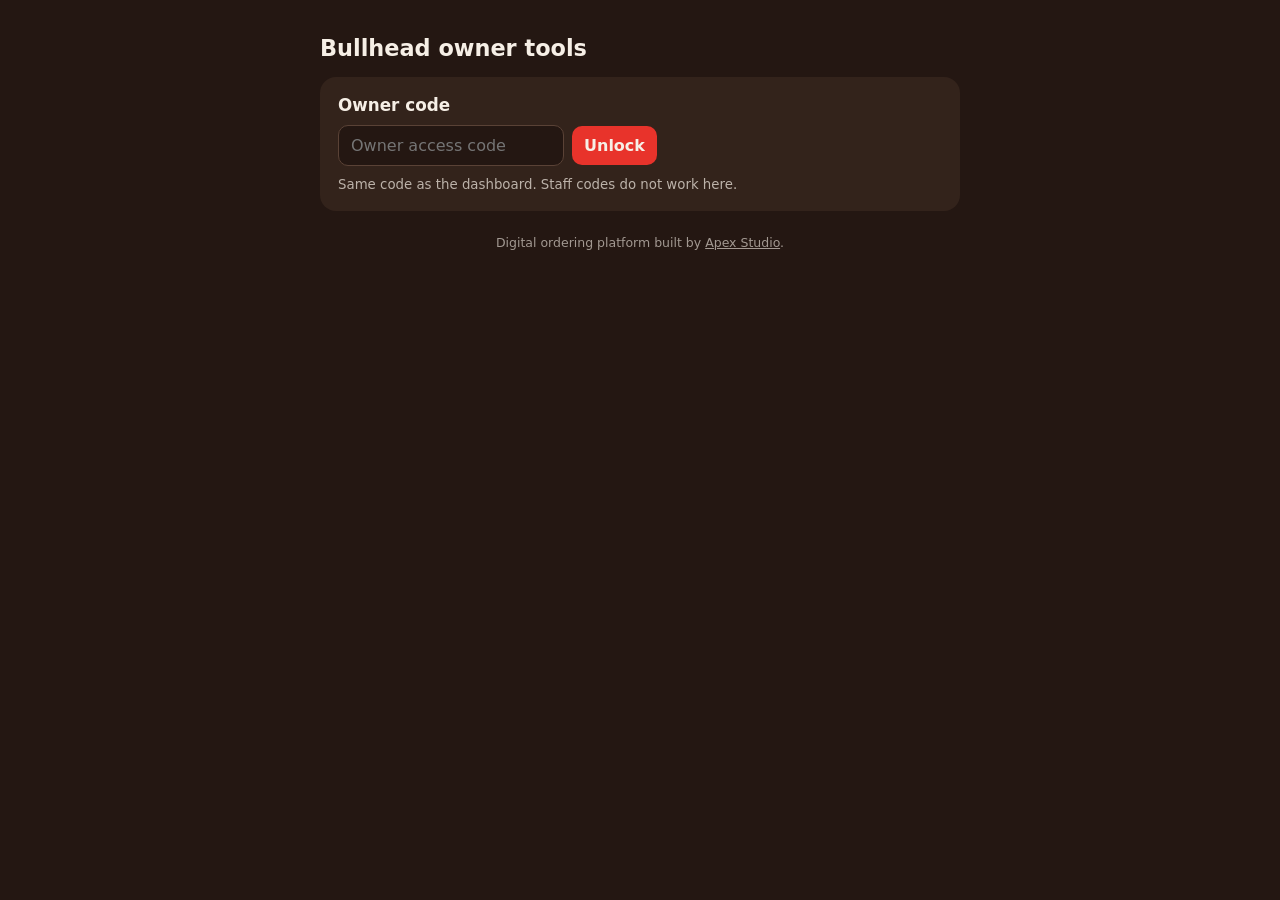
<file: bullhead-site/tools.html>
<!doctype html><html lang="en"><head><meta charset="utf-8"><meta name="viewport" content="width=device-width,initial-scale=1"><meta name="robots" content="noindex">
<title>Owner tools | Bullhead</title>
<style>
body{margin:0;font-family:Inter,system-ui,sans-serif;background:#241712;color:#f6efe6;padding:20px}main{max-width:640px;margin:0 auto}
h1{font-size:1.4rem}h2{font-size:1.05rem;margin:0 0 10px}section{background:#33231b;border-radius:16px;padding:18px;margin:16px 0}
input,button{font:inherit;padding:10px 12px;border-radius:10px;border:1px solid #5a4236;background:#241712;color:inherit}button{background:#e8332b;border:0;font-weight:600;cursor:pointer}
button.g{background:#3a2c24;border:1px solid #5a4236}pre{white-space:pre-wrap;background:#241712;padding:12px;border-radius:10px;font:inherit}
.row{display:flex;gap:8px;flex-wrap:wrap;align-items:center;margin:8px 0}.grid{display:grid;grid-template-columns:repeat(auto-fill,minmax(170px,1fr));gap:10px}
.grid img{width:100%;aspect-ratio:1;object-fit:cover;border-radius:10px}[hidden]{display:none!important}input[type=file]{max-width:100%}small{opacity:.7}.pc{background:#241712;border-radius:12px;padding:8px;position:relative}.pc .pcap{width:100%;box-sizing:border-box;margin:6px 0}.pc .row{margin:4px 0}.pc button{padding:6px 10px;font-size:.85rem}.tag{position:absolute;top:14px;left:14px;font-size:.7rem;font-weight:700;padding:3px 8px;border-radius:99px}.tag.live{background:#2e9e5b}.tag.draft{background:#c98a1b}a{color:#f6efe6}
</style></head><body><main>
<h1>Bullhead owner tools</h1>
<section id="login"><h2>Owner code</h2><div class="row"><input id="tok" type="password" placeholder="Owner access code"><button id="go">Unlock</button></div><small>Same code as the dashboard. Staff codes do not work here.</small></section>
<div id="app" hidden>
<section><h2>📊 Daily summary</h2><div class="row"><input type="date" id="day"><button id="sum">Load</button></div><pre id="sumText" hidden></pre>
<div class="row" id="sumBtns" hidden><button id="copy" class="g">Copy</button><a id="wa" target="_blank" rel="noopener"><button type="button">Send on WhatsApp</button></a></div></section>
<section><h2>👥 Staff logins</h2><div class="row"><input id="sname" placeholder="Staff name"><button id="sadd">Create login</button></div>
<p id="newCode" hidden></p><div id="slist"></div><small>Staff enter their code on the dashboard. They can see orders, confirm them, and mark them preparing, ready, done or cancelled. Nothing else.</small></section>
<section><h2>📷 Photos</h2><p><small>New photos are saved as <b>drafts</b>. Fix the caption, rotate if needed, then press Publish. Only published photos show on <a href="/gallery" target="_blank">/gallery</a>.</small></p>
<div class="row"><input id="cap" placeholder="Caption for new photos (optional)"><input type="file" id="file" accept="image/*" multiple></div><small id="pmsg"></small><div class="row"><button id="thbtn" class="g" hidden>Make small thumbnails for older photos (faster gallery)</button></div><div class="grid" id="plist"></div></section>
</div></main>
<p style="margin:24px 0 8px;font-size:12.5px;text-align:center;opacity:.6">Digital ordering platform built by <a href="https://apex-studios-8xq.pages.dev/" target="_blank" rel="noopener" style="color:inherit;text-decoration:underline">Apex Studio</a>.</p></main>
<script>
var $=function(i){return document.getElementById(i)},tok=sessionStorage.bhTok||'';
function api(p,o){o=o||{};o.headers=Object.assign({'Content-Type':'application/json',Authorization:'Bearer '+tok},o.headers);return fetch(p,o).then(function(r){return r.json().then(function(d){if(!r.ok)throw new Error(d.error||r.status);return d})})}
function esc(s){var d=document.createElement('div');d.textContent=s;return d.innerHTML}
function unlock(){api('/api/staff').then(function(d){sessionStorage.bhTok=tok;$('login').hidden=true;$('app').hidden=false;$('day').value=new Date(Date.now()+108e5).toISOString().slice(0,10);drawStaff(d.staff);loadPhotos()}).catch(function(){alert('Wrong code, or the database is not connected.')})}
$('go').onclick=function(){tok=$('tok').value.trim();unlock()};if(tok)unlock();
$('sum').onclick=function(){api('/api/summary?date='+$('day').value).then(function(d){$('sumText').textContent=d.text;$('sumText').hidden=false;$('sumBtns').hidden=false;$('wa').href='https://wa.me/?text='+encodeURIComponent(d.text)}).catch(function(e){alert(e.message)})};
$('copy').onclick=function(){navigator.clipboard.writeText($('sumText').textContent).then(function(){$('copy').textContent='Copied ✓'})};
function drawStaff(l){$('slist').innerHTML=l.map(function(s){return '<div class="row">'+esc(s.name)+' <button class="g" data-id="'+s.id+'">Remove</button></div>'}).join('')||'<small>No staff logins yet.</small>'}
function loadStaff(){api('/api/staff').then(function(d){drawStaff(d.staff)})}
$('sadd').onclick=function(){api('/api/staff',{method:'POST',body:JSON.stringify({name:$('sname').value})}).then(function(d){$('newCode').hidden=false;$('newCode').innerHTML='Code for <b>'+esc(d.name)+'</b>: <b style="font-size:1.3rem">'+d.code+'</b><br><small>Shown once. Write it down or send it to them now.</small>';$('sname').value='';loadStaff()}).catch(function(e){alert(e.message)})};
$('slist').onclick=function(e){var id=e.target.dataset.id;if(id&&confirm('Remove this login?'))api('/api/staff?id='+id,{method:'DELETE'}).then(loadStaff)};
function blobUrl(id,th){return fetch('/api/photos?img='+id+(th?'&t=1':''),{headers:{Authorization:'Bearer '+tok}}).then(function(r){return r.blob()}).then(function(b){return URL.createObjectURL(b)})}
function loadPhotos(){api('/api/photos?all=1').then(function(d){var L=$('plist');L.innerHTML='';if(!d.photos.length)L.innerHTML='<small>No photos yet.</small>';d.photos.forEach(function(p){var c=document.createElement('div');c.className='pc';c.dataset.id=p.id;c.innerHTML='<img alt=""><span class="tag '+(p.published?'live':'draft')+'">'+(p.published?'Live':'Draft')+'</span><input class="pcap" maxlength="80" placeholder="Caption" value="'+esc(p.caption||'').replace(/"/g,'&quot;')+'"><div class="row"><button class="g" data-a="l" title="Rotate left">⟲</button><button class="g" data-a="r" title="Rotate right">⟳</button><button class="g" data-a="s">Save caption</button></div><div class="row"><button data-a="p">'+(p.published?'Unpublish':'Publish')+'</button><button class="g" data-a="d">Delete</button></div>';L.appendChild(c);blobUrl(p.id,true).then(function(u){c.querySelector('img').src=u})});$('thbtn').hidden=!d.photos.some(function(p){return !p.t});$('thbtn').dataset.ids=d.photos.filter(function(p){return !p.t}).map(function(p){return p.id}).join(',')}).catch(function(e){$('pmsg').textContent=e.message})}
function rotate(id,dir){return blobUrl(id).then(function(u){return new Promise(function(res,rej){var im=new Image();im.onload=function(){var c=document.createElement('canvas');c.width=im.height;c.height=im.width;var x=c.getContext('2d');x.translate(c.width/2,c.height/2);x.rotate(dir*Math.PI/2);x.drawImage(im,-im.width/2,-im.height/2);res(c.toDataURL('image/jpeg',.72))};im.onerror=rej;im.src=u})})}
$('plist').onclick=function(e){var a=e.target.dataset.a,c=e.target.closest('.pc');if(!a||!c)return;var id=c.dataset.id,P='/api/photos?id='+id,live=e.target.textContent==='Unpublish';
if(a==='s')api(P,{method:'PATCH',body:JSON.stringify({caption:c.querySelector('.pcap').value})}).then(function(){e.target.textContent='Saved ✓'}).catch(function(x){alert(x.message)});
if(a==='p')api(P,{method:'PATCH',body:JSON.stringify({caption:c.querySelector('.pcap').value,published:!live})}).then(loadPhotos).catch(function(x){alert(x.message)});
if(a==='l'||a==='r')rotate(id,a==='r'?1:-1).then(function(d){return thumbOf(d).then(function(t){return api(P,{method:'PATCH',body:JSON.stringify({data:d,thumb:t})})})}).then(loadPhotos).catch(function(x){alert(x.message)});
if(a==='d'&&confirm('Delete this photo?'))api(P,{method:'DELETE'}).then(loadPhotos)};
function thumbOf(src){return new Promise(function(res,rej){var im=new Image();im.onload=function(){var s=Math.min(1,480/Math.max(im.width,im.height)),c=document.createElement('canvas');c.width=Math.round(im.width*s);c.height=Math.round(im.height*s);c.getContext('2d').drawImage(im,0,0,c.width,c.height);res(c.toDataURL('image/jpeg',.7))};im.onerror=rej;im.src=src})}
$('thbtn').onclick=async function(){var ids=(this.dataset.ids||'').split(',').filter(Boolean),n=0;this.disabled=true;for(var id of ids){$('pmsg').textContent='Making thumbnail '+(++n)+' of '+ids.length+'…';try{var full=await blobUrl(id,false);await api('/api/photos?id='+id,{method:'PATCH',body:JSON.stringify({thumb:await thumbOf(full)})})}catch(e){alert(e.message);break}}this.disabled=false;$('pmsg').textContent='Thumbnails done.';loadPhotos()};
function shrink(f){return new Promise(function(res,rej){var im=new Image();im.onload=function(){var s=Math.min(1,1000/Math.max(im.width,im.height)),c=document.createElement('canvas');c.width=im.width*s;c.height=im.height*s;c.getContext('2d').drawImage(im,0,0,c.width,c.height);res(c.toDataURL('image/jpeg',.72))};im.onerror=rej;im.src=URL.createObjectURL(f)})}
$('file').onchange=async function(){var fs=[].slice.call(this.files),n=0;for(var f of fs){$('pmsg').textContent='Uploading draft '+(++n)+' of '+fs.length+'…';try{var big=await shrink(f);await api('/api/photos',{method:'POST',body:JSON.stringify({caption:$('cap').value,data:big,thumb:await thumbOf(big)})})}catch(e){alert(e.message);break}}$('pmsg').textContent='Uploaded as drafts. Review them below, then Publish.';this.value='';loadPhotos()};
</script></body></html>
</file>
